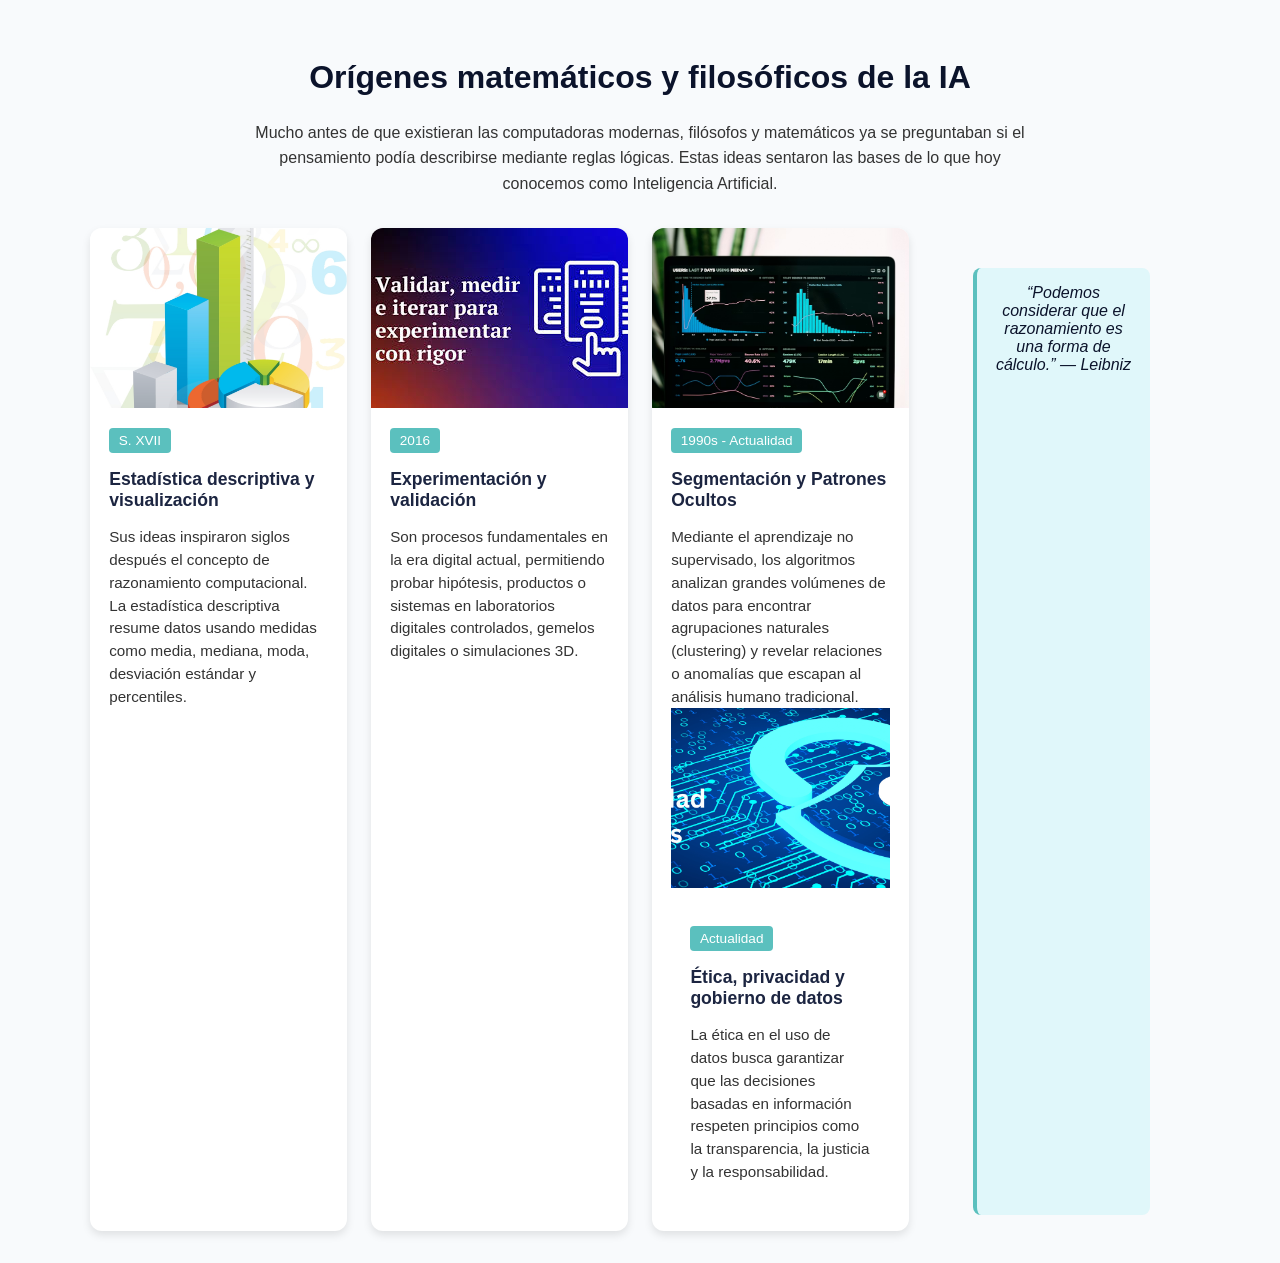
<file: data-analysis/data-analysis.html>
<!DOCTYPE html>
<html lang="es">
<head>
  <meta charset="UTF-8">
  <meta name="viewport" content="width=device-width, initial-scale=1.0">
  <title>Orígenes de la IA</title>
  <link rel="stylesheet" href="data-analysis.css" />
</head>
<body>
<section id="origenes" class="content-section">
  <h2>Orígenes matemáticos y filosóficos de la IA</h2>

  <p class="intro">
    Mucho antes de que existieran las computadoras modernas, filósofos y matemáticos ya se preguntaban si el pensamiento podía describirse mediante reglas lógicas. 
    Estas ideas sentaron las bases de lo que hoy conocemos como Inteligencia Artificial.
  </p>

  <div class="card-grid">
    <div class="origin-card">
      <img src="../assets/data-analysis/imagen_estadistica.jpg" alt="imagen_estadistica" />
      <div class="card-content">
        <span class="year"> S. XVII</span>
        <h3>Estadística descriptiva y visualización</h3>
        <p> 
          Sus ideas inspiraron siglos después el concepto de razonamiento computacional.
          La estadística descriptiva resume datos usando medidas como media, mediana, moda, desviación estándar y percentiles.
        </p>
      </div>
    </div>

    <div class="origin-card">
      <img src="../assets/data-analysis/descarga.jpg" alt="Experimentación y validación" />
      <div class="card-content">
        <span class="year">2016</span>
        <h3>Experimentación y validación</h3>
        <p>
          Son procesos fundamentales en la era digital actual, permitiendo probar hipótesis,
           productos o sistemas en laboratorios digitales controlados, gemelos digitales o simulaciones 3D.      
        </p>
      </div>
    </div>
    
    <div class="origin-card">
      <img src="../assets/data-analysis/segmentacion_y_patrones_ocultos.avif" alt="Segmentación y Patrones Ocultos" />
      <div class="card-content">
        <span class="year">1990s - Actualidad</span>
        <h3>Segmentación y Patrones Ocultos</h3>
        <p>
          Mediante el aprendizaje no supervisado, los algoritmos analizan grandes volúmenes de datos para encontrar 
          agrupaciones naturales (clustering) y revelar relaciones o anomalías que escapan al análisis humano tradicional.
      <img src="../assets/strategic-direction/etica.png" alt="ética" />
      <div class="card-content">
        <span class="year">Actualidad</span>
        <h3>Ética, privacidad y gobierno de datos</h3>
        <p>
          La ética en el uso de datos busca garantizar que las decisiones basadas en información
          respeten principios como la transparencia, la justicia y la responsabilidad.
        </p>
      </div>
    </div>
  </div>

  <blockquote class="inspiration">
    “Podemos considerar que el razonamiento es una forma de cálculo.” — Leibniz
  </blockquote>
</section>
</body>
</html>
</file>
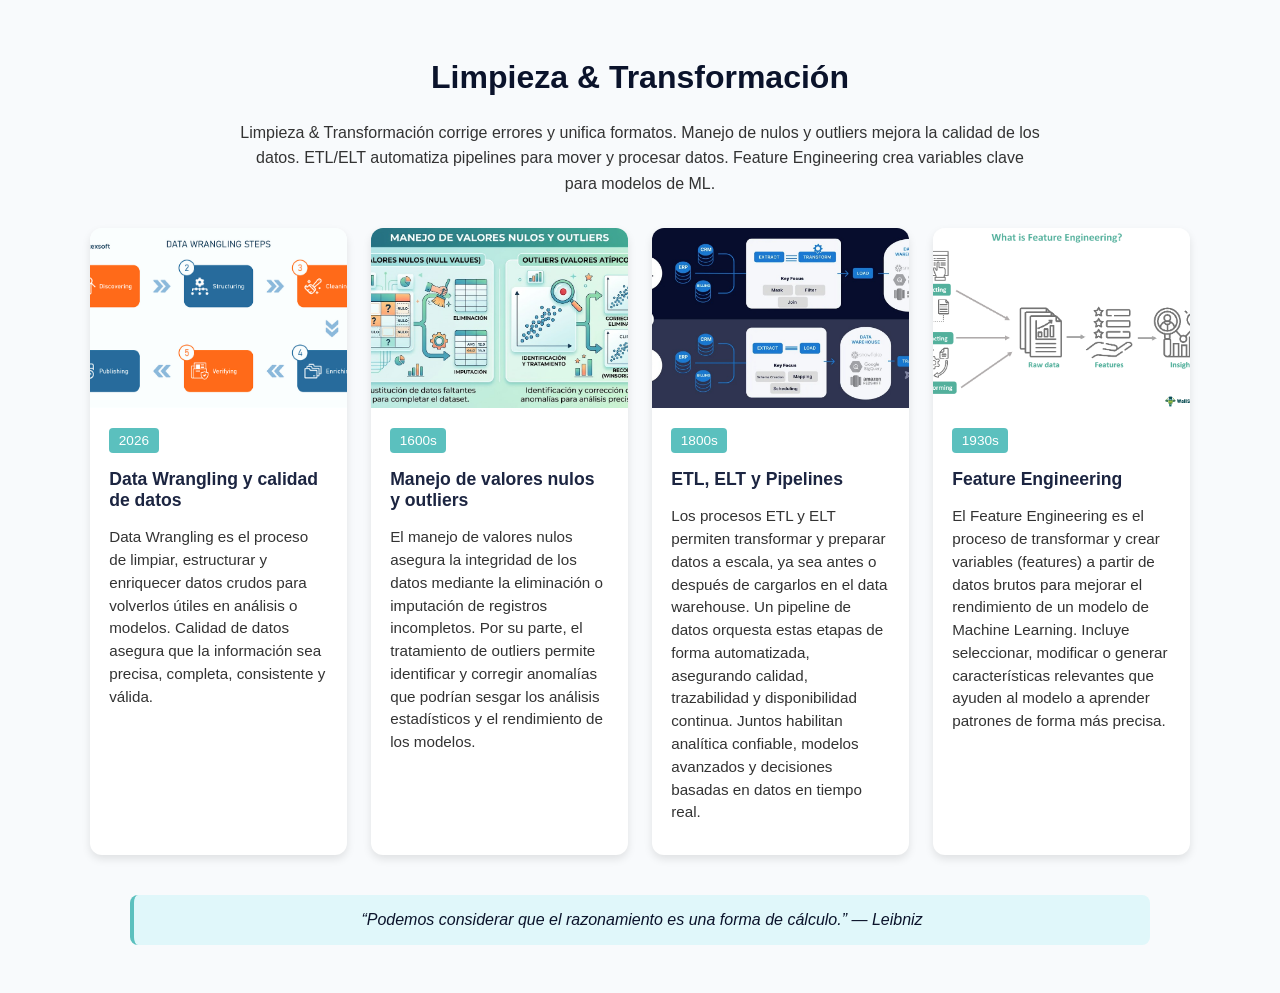
<file: data-cleaning/data-cleaning.html>
<!DOCTYPE html>
<html lang="es">

<head>
  <meta charset="UTF-8">
  <meta name="viewport" content="width=device-width, initial-scale=1.0">
  <title>Orígenes de la IA</title>
  <link rel="stylesheet" href="data-cleaning.css" />
</head>

<body>
  <section id="origenes" class="content-section">
    <h2>Limpieza & Transformación</h2>

    <p class="intro">
      Limpieza & Transformación corrige errores y unifica formatos.
      Manejo de nulos y outliers mejora la calidad de los datos.
      ETL/ELT automatiza pipelines para mover y procesar datos.
      Feature Engineering crea variables clave para modelos de ML.
    </p>

    <div class="card-grid">
      <div class="origin-card">
        <img src="../assets/data-cleaning/data-wrangling.png" alt="Aristóteles" />
        <div class="card-content">
          <span class="year">2026</span>
          <h3>Data Wrangling y calidad de datos</h3>
          <p>
            Data Wrangling es el proceso de limpiar, estructurar y enriquecer datos crudos para volverlos útiles en
            análisis o modelos.
            Calidad de datos asegura que la información sea precisa, completa, consistente y válida.
          </p>
        </div>
      </div>

      <div class="origin-card">

        <img src="../assets/data-cleaning/nulos.jpg" alt="Nulos" />
        <div class="card-content">
          <span class="year">1600s</span>
          <h3>Manejo de valores nulos y outliers</h3>
          <p>
            El manejo de valores nulos asegura la integridad de los datos mediante la eliminación
            o imputación de registros incompletos. Por su parte, el tratamiento de outliers permite identificar y
            corregir anomalías que podrían sesgar los análisis estadísticos y el rendimiento de los modelos.
          </p>
        </div>
      </div>

      <div class="origin-card">
        <img src="../assets/data-cleaning/ETL_ELT_pipelines.jpg" />
        <div class="card-content">
          <span class="year">1800s</span>
          <h3>ETL, ELT y Pipelines</h3>
          <p>
            Los procesos ETL y ELT permiten transformar y preparar datos a escala, ya sea antes o después de cargarlos
            en el data warehouse. Un pipeline de datos orquesta estas etapas de forma automatizada, asegurando calidad,
            trazabilidad y disponibilidad continua. Juntos habilitan analítica confiable, modelos avanzados y decisiones
            basadas en datos en tiempo real.
          </p>
        </div>
      </div>

      <div class="origin-card">
        <img src="../assets/data-cleaning/Feature-Engineering.png" alt="Feature-Engineering" />
        <div class="card-content">
          <span class="year">1930s</span>
          <h3>Feature Engineering</h3>
          <p>
            El Feature Engineering es el proceso de transformar y crear variables (features) a partir de datos brutos
            para mejorar el rendimiento de un modelo de Machine Learning.
            Incluye seleccionar, modificar o generar características relevantes que ayuden al modelo a aprender patrones
            de forma más precisa.
          </p>
        </div>
      </div>
    </div>

    <blockquote class="inspiration">
      “Podemos considerar que el razonamiento es una forma de cálculo.” — Leibniz
    </blockquote>
  </section>
</body>

</html>
</file>
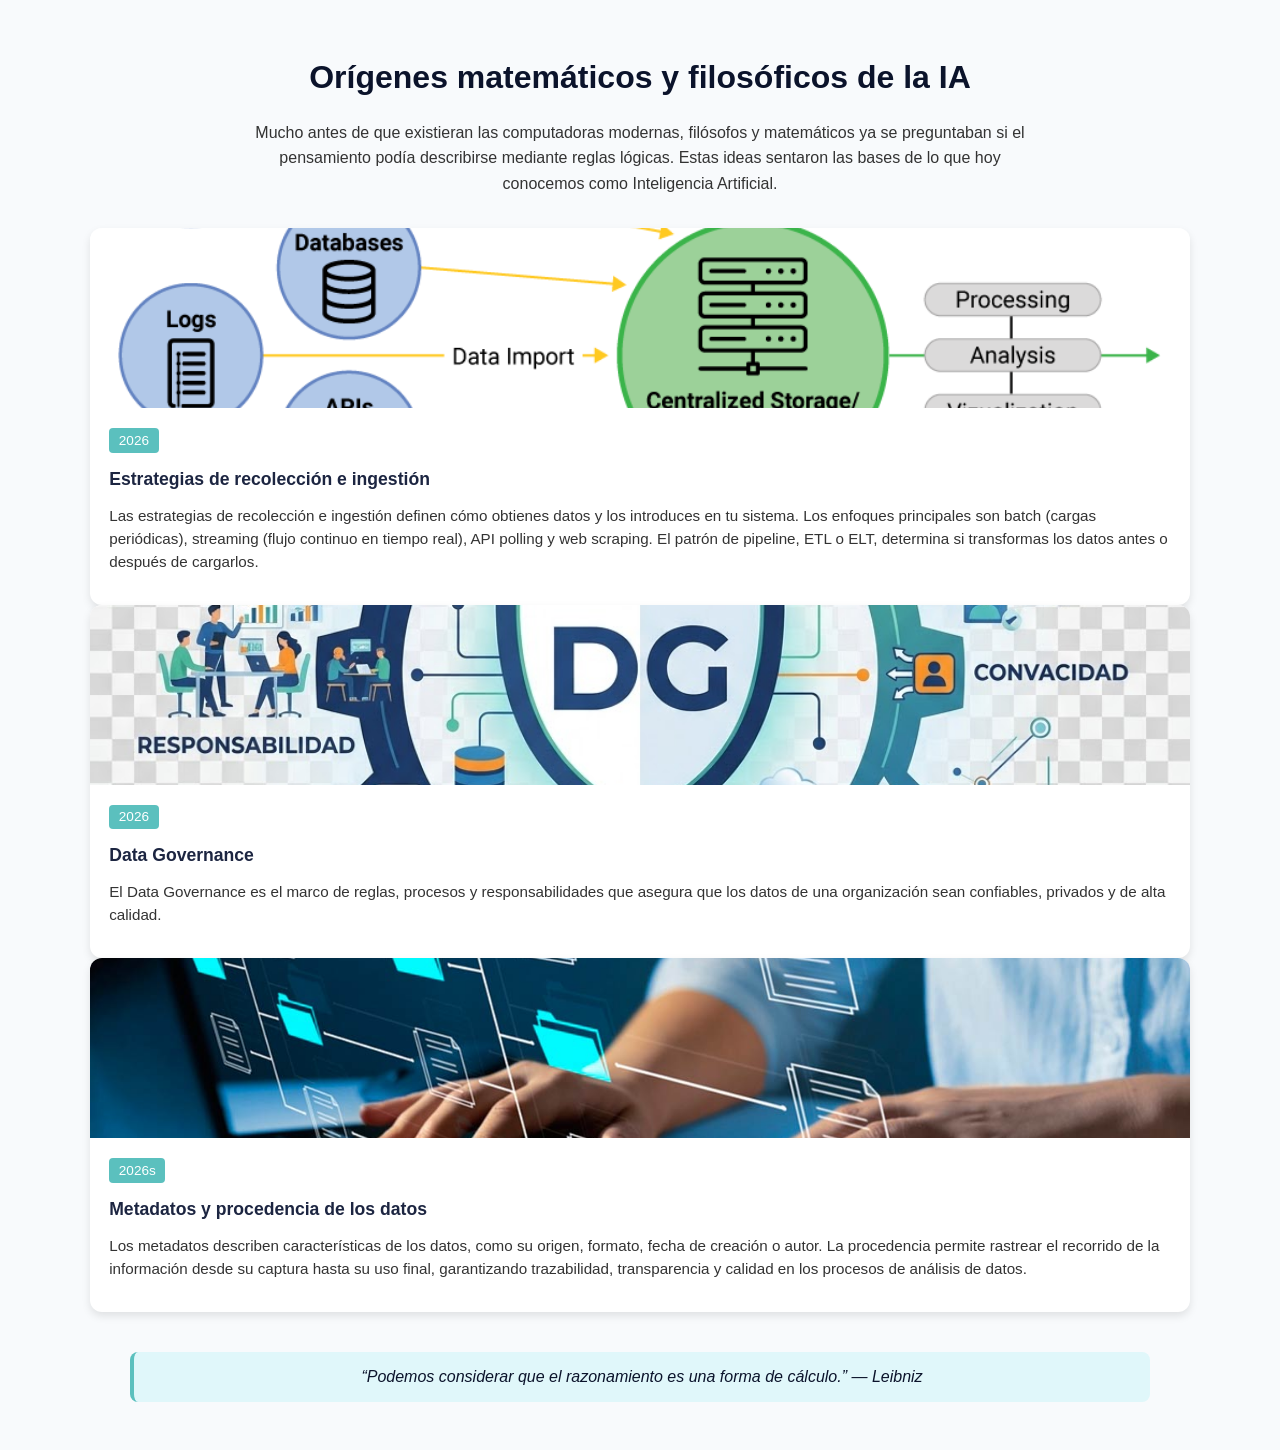
<file: data-origin/data-origin.html>
<!DOCTYPE html>
<html lang="es">
<head>
  <meta charset="UTF-8">
  <meta name="viewport" content="width=device-width, initial-scale=1.0">
  <title>Orígenes de la IA</title>
  <link rel="stylesheet" href="data-origin.css" />
</head>
<body>
<section id="origenes" class="content-section">
  <h2>Orígenes matemáticos y filosóficos de la IA</h2>

  <p class="intro">
    Mucho antes de que existieran las computadoras modernas, filósofos y matemáticos ya se preguntaban si el pensamiento podía describirse mediante reglas lógicas. 
    Estas ideas sentaron las bases de lo que hoy conocemos como Inteligencia Artificial.
  </p>

    <div class="origin-card">
      <img src="../assets/data-origin/data-ingestion.png" alt="Ingestión de datos" />
      <div class="card-content">
        <span class="year">2026</span>
        <h3>Estrategias de recolección e ingestión</h3>
        <p>
          Las estrategias de recolección e ingestión definen cómo obtienes datos y los introduces en tu sistema.
          Los enfoques principales son batch (cargas periódicas), streaming (flujo continuo en tiempo real), API polling y web scraping.
          El patrón de pipeline, ETL o ELT, determina si transformas los datos antes o después de cargarlos.
        </p>
      </div>
    </div>

    <div class="origin-card">
      <img src="../assets/data-origin/datagovernance.jpg" alt="Data Governance" />
      <div class="card-content">
        <span class="year">2026</span>
        <h3>Data Governance</h3>
        <p>
          El Data Governance es el marco de reglas, procesos y responsabilidades que asegura que los datos de una organización sean confiables, privados y de alta calidad.
        </p>
      </div>
    </div>

    <div class="origin-card">
      <img src="../assets/data-origin/metadatos.jpg" alt="Metadatos" />
      <div class="card-content">
        <span class="year">2026s</span>
        <h3>Metadatos y procedencia de los datos</h3>
        <p>
          Los metadatos describen características de los datos, como su origen,
        formato, fecha de creación o autor. La procedencia permite rastrear
        el recorrido de la información desde su captura hasta su uso final,
        garantizando trazabilidad, transparencia y calidad en los procesos
        de análisis de datos.
        </p>
      </div>
    </div>
  </div>

  <blockquote class="inspiration">
    “Podemos considerar que el razonamiento es una forma de cálculo.” — Leibniz
  </blockquote>
</section>
</body>
</html>
</file>
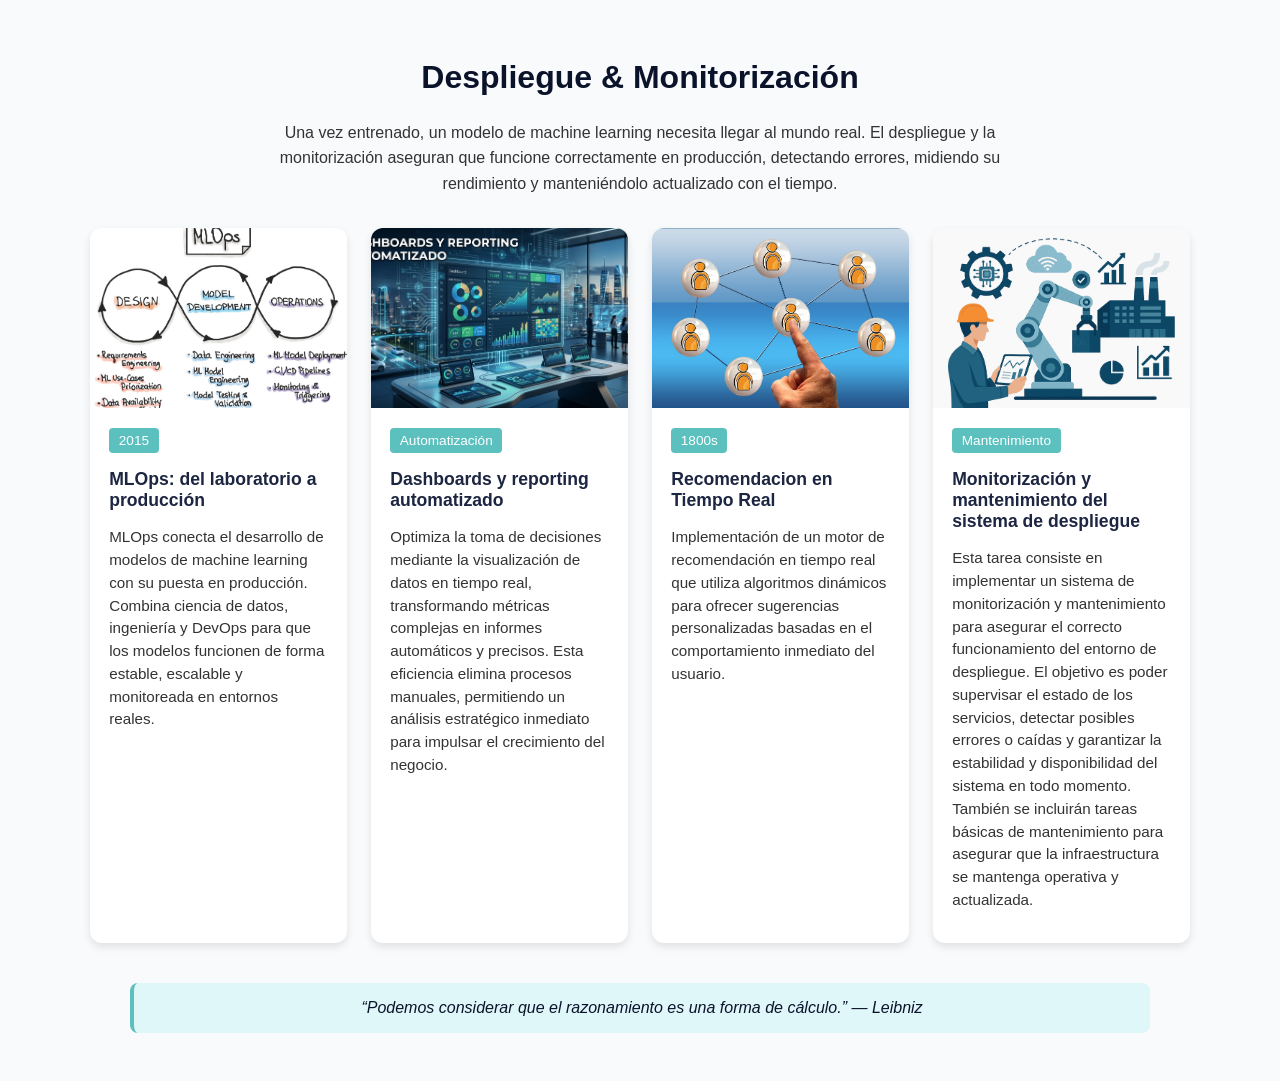
<file: deployment/deployment.html>
<!DOCTYPE html>
<html lang="es">
<head>
  <meta charset="UTF-8">
  <meta name="viewport" content="width=device-width, initial-scale=1.0">
  <title>Orígenes de la IA</title>
  <link rel="stylesheet" href="deployment.css" />
</head>
<body>
<section id="origenes" class="content-section">
  <h2>Despliegue & Monitorización</h2>

  <p class="intro">
    Una vez entrenado, un modelo de machine learning necesita llegar al mundo real. 
    El despliegue y la monitorización aseguran que funcione correctamente en producción, detectando errores, midiendo su rendimiento y manteniéndolo actualizado con el tiempo.
  </p>

<div class="card-grid">
    <div class="origin-card">
      <img src="../assets/deployment/mlops.jpg" alt="MLOps" />
      <div class="card-content">
        <span class="year">2015</span>
        <h3>MLOps: del laboratorio a producción</h3>
        <p>
          MLOps conecta el desarrollo de modelos de machine learning con su 
          puesta en producción. Combina ciencia de datos, ingeniería y DevOps 
          para que los modelos funcionen de forma estable, escalable y monitoreada 
          en entornos reales.
        </p>
      </div>
    </div>

    <div class="origin-card">
      <img src="../assets/deployment/imgdash.png" alt="imgdash" />
      <div class="card-content">
        <span class="year">Automatización</span>
        <h3>Dashboards y reporting automatizado</h3>
        <p>
          Optimiza la toma de decisiones mediante la visualización de datos en tiempo real, 
          transformando métricas complejas en informes automáticos y precisos. 
          Esta eficiencia elimina procesos manuales, permitiendo un análisis estratégico inmediato para impulsar el crecimiento del negocio.
        </p>
      </div>
    </div>
  
    <div class="origin-card">
      <img src="../assets/deployment/geralt-selection.jpg" alt="geralt-selection" />
      <div class="card-content">
        <span class="year">1800s</span>
        <h3>Recomendacion en Tiempo Real</h3>
        <p> 
          Implementación de un motor de recomendación en tiempo real que utiliza algoritmos dinámicos para ofrecer sugerencias personalizadas basadas 
          en el comportamiento inmediato del usuario.
        </p>
      </div>
    </div>

    <div class="origin-card">
      <img src="../assets/deployment/Monitorizacion-mantenimiento.png" alt="Monitorizacion-mantenimiento" />
      <div class="card-content">
        <span class="year">Mantenimiento</span>
        <h3>Monitorización y mantenimiento del sistema de despliegue</h3>
        <p>
          Esta tarea consiste en implementar un sistema de monitorización y mantenimiento para asegurar el correcto funcionamiento del entorno de despliegue. El objetivo es poder supervisar el estado de los servicios, detectar posibles errores o caídas y garantizar la estabilidad y disponibilidad del sistema en todo momento. También se incluirán tareas básicas de mantenimiento para asegurar que la infraestructura se mantenga operativa y actualizada.
        </p>
      </div>
    </div>
  </div>

  <blockquote class="inspiration">
    “Podemos considerar que el razonamiento es una forma de cálculo.” — Leibniz
  </blockquote>
</section>
</body>
</html>
</file>
<file: data-analysis/data-analysis.css>
/* ====== Orígenes de la IA - Estilos ====== */

body {
  font-family: 'Inter', sans-serif;
  background-color: #f8fafc;
  color: #222;
  margin: 0;
  padding: 0;
}

.content-section {
  padding: 2rem;
  max-width: 1100px;
  margin: 0 auto;
}

h2 {
  text-align: center;
  color: #0b132b;
  font-size: 2rem;
  margin-bottom: 1.5rem;
}

.intro {
  text-align: center;
  max-width: 800px;
  margin: 0 auto 2rem;
  color: #333;
  line-height: 1.6;
}

/* ====== Cards ====== */
.card-grid {
  display: grid;
  grid-template-columns: repeat(auto-fit, minmax(250px, 1fr));
  gap: 1.5rem;
}

.origin-card {
  background-color: #fff;
  border-radius: 12px;
  box-shadow: 0 4px 8px rgba(0,0,0,0.1);
  overflow: hidden;
  transition: transform 0.3s ease, box-shadow 0.3s ease;
}

.origin-card:hover {
  transform: translateY(-5px);
  box-shadow: 0 8px 16px rgba(0,0,0,0.15);
}

.origin-card img {
  width: 100%;
  height: 180px;
  object-fit: cover;
}

.card-content {
  padding: 1rem 1.2rem;
}

.card-content .year {
  display: inline-block;
  background-color: #5bc0be;
  color: #fff;
  padding: 0.3rem 0.6rem;
  border-radius: 4px;
  font-size: 0.85rem;
  margin-bottom: 0.5rem;
}

.card-content h3 {
  color: #1c2541;
  font-size: 1.1rem;
  margin: 0.5rem 0;
}

.card-content p {
  font-size: 0.95rem;
  color: #333;
  line-height: 1.5;
}

/* ====== Quote ====== */
.inspiration {
  margin-top: 2.5rem;
  text-align: center;
  font-style: italic;
  color: #0b132b;
  background-color: #e0f7fa;
  border-left: 4px solid #5bc0be;
  padding: 1rem;
  border-radius: 8px;
}
</file>
<file: data-cleaning/data-cleaning.css>
/* ====== Orígenes de la IA - Estilos ====== */

body {
  font-family: 'Inter', sans-serif;
  background-color: #f8fafc;
  color: #222;
  margin: 0;
  padding: 0;
}

.content-section {
  padding: 2rem;
  max-width: 1100px;
  margin: 0 auto;
}

h2 {
  text-align: center;
  color: #0b132b;
  font-size: 2rem;
  margin-bottom: 1.5rem;
}

.intro {
  text-align: center;
  max-width: 800px;
  margin: 0 auto 2rem;
  color: #333;
  line-height: 1.6;
}

/* ====== Cards ====== */
.card-grid {
  display: grid;
  grid-template-columns: repeat(auto-fit, minmax(250px, 1fr));
  gap: 1.5rem;
}

.origin-card {
  background-color: #fff;
  border-radius: 12px;
  box-shadow: 0 4px 8px rgba(0,0,0,0.1);
  overflow: hidden;
  transition: transform 0.3s ease, box-shadow 0.3s ease;
}

.origin-card:hover {
  transform: translateY(-5px);
  box-shadow: 0 8px 16px rgba(0,0,0,0.15);
}

.origin-card img {
  width: 100%;
  height: 180px;
  object-fit: cover;
}

.card-content {
  padding: 1rem 1.2rem;
}

.card-content .year {
  display: inline-block;
  background-color: #5bc0be;
  color: #fff;
  padding: 0.3rem 0.6rem;
  border-radius: 4px;
  font-size: 0.85rem;
  margin-bottom: 0.5rem;
}

.card-content h3 {
  color: #1c2541;
  font-size: 1.1rem;
  margin: 0.5rem 0;
}

.card-content p {
  font-size: 0.95rem;
  color: #333;
  line-height: 1.5;
}

/* ====== Quote ====== */
.inspiration {
  margin-top: 2.5rem;
  text-align: center;
  font-style: italic;
  color: #0b132b;
  background-color: #e0f7fa;
  border-left: 4px solid #5bc0be;
  padding: 1rem;
  border-radius: 8px;
}
</file>
<file: data-origin/data-origin.css>
/* ====== Orígenes de la IA - Estilos ====== */

body {
  font-family: 'Inter', sans-serif;
  background-color: #f8fafc;
  color: #222;
  margin: 0;
  padding: 0;
}

.content-section {
  padding: 2rem;
  max-width: 1100px;
  margin: 0 auto;
}

h2 {
  text-align: center;
  color: #0b132b;
  font-size: 2rem;
  margin-bottom: 1.5rem;
}

.intro {
  text-align: center;
  max-width: 800px;
  margin: 0 auto 2rem;
  color: #333;
  line-height: 1.6;
}

/* ====== Cards ====== */
.card-grid {
  display: grid;
  grid-template-columns: repeat(auto-fit, minmax(250px, 1fr));
  gap: 1.5rem;
}

.origin-card {
  background-color: #fff;
  border-radius: 12px;
  box-shadow: 0 4px 8px rgba(0,0,0,0.1);
  overflow: hidden;
  transition: transform 0.3s ease, box-shadow 0.3s ease;
}

.origin-card:hover {
  transform: translateY(-5px);
  box-shadow: 0 8px 16px rgba(0,0,0,0.15);
}

.origin-card img {
  width: 100%;
  height: 180px;
  object-fit: cover;
}

.card-content {
  padding: 1rem 1.2rem;
}

.card-content .year {
  display: inline-block;
  background-color: #5bc0be;
  color: #fff;
  padding: 0.3rem 0.6rem;
  border-radius: 4px;
  font-size: 0.85rem;
  margin-bottom: 0.5rem;
}

.card-content h3 {
  color: #1c2541;
  font-size: 1.1rem;
  margin: 0.5rem 0;
}

.card-content p {
  font-size: 0.95rem;
  color: #333;
  line-height: 1.5;
}

/* ====== Quote ====== */
.inspiration {
  margin-top: 2.5rem;
  text-align: center;
  font-style: italic;
  color: #0b132b;
  background-color: #e0f7fa;
  border-left: 4px solid #5bc0be;
  padding: 1rem;
  border-radius: 8px;
}
</file>
<file: deployment/deployment.css>
/* ====== Orígenes de la IA - Estilos ====== */

body {
  font-family: 'Inter', sans-serif;
  background-color: #f8fafc;
  color: #222;
  margin: 0;
  padding: 0;
}

.content-section {
  padding: 2rem;
  max-width: 1100px;
  margin: 0 auto;
}

h2 {
  text-align: center;
  color: #0b132b;
  font-size: 2rem;
  margin-bottom: 1.5rem;
}

.intro {
  text-align: center;
  max-width: 800px;
  margin: 0 auto 2rem;
  color: #333;
  line-height: 1.6;
}

/* ====== Cards ====== */
.card-grid {
  display: grid;
  grid-template-columns: repeat(auto-fit, minmax(250px, 1fr));
  gap: 1.5rem;
}

.origin-card {
  background-color: #fff;
  border-radius: 12px;
  box-shadow: 0 4px 8px rgba(0,0,0,0.1);
  overflow: hidden;
  transition: transform 0.3s ease, box-shadow 0.3s ease;
}

.origin-card:hover {
  transform: translateY(-5px);
  box-shadow: 0 8px 16px rgba(0,0,0,0.15);
}

.origin-card img {
  width: 100%;
  height: 180px;
  object-fit: cover;
}

.card-content {
  padding: 1rem 1.2rem;
}

.card-content .year {
  display: inline-block;
  background-color: #5bc0be;
  color: #fff;
  padding: 0.3rem 0.6rem;
  border-radius: 4px;
  font-size: 0.85rem;
  margin-bottom: 0.5rem;
}

.card-content h3 {
  color: #1c2541;
  font-size: 1.1rem;
  margin: 0.5rem 0;
}

.card-content p {
  font-size: 0.95rem;
  color: #333;
  line-height: 1.5;
}

/* ====== Quote ====== */
.inspiration {
  margin-top: 2.5rem;
  text-align: center;
  font-style: italic;
  color: #0b132b;
  background-color: #e0f7fa;
  border-left: 4px solid #5bc0be;
  padding: 1rem;
  border-radius: 8px;
}
</file>
